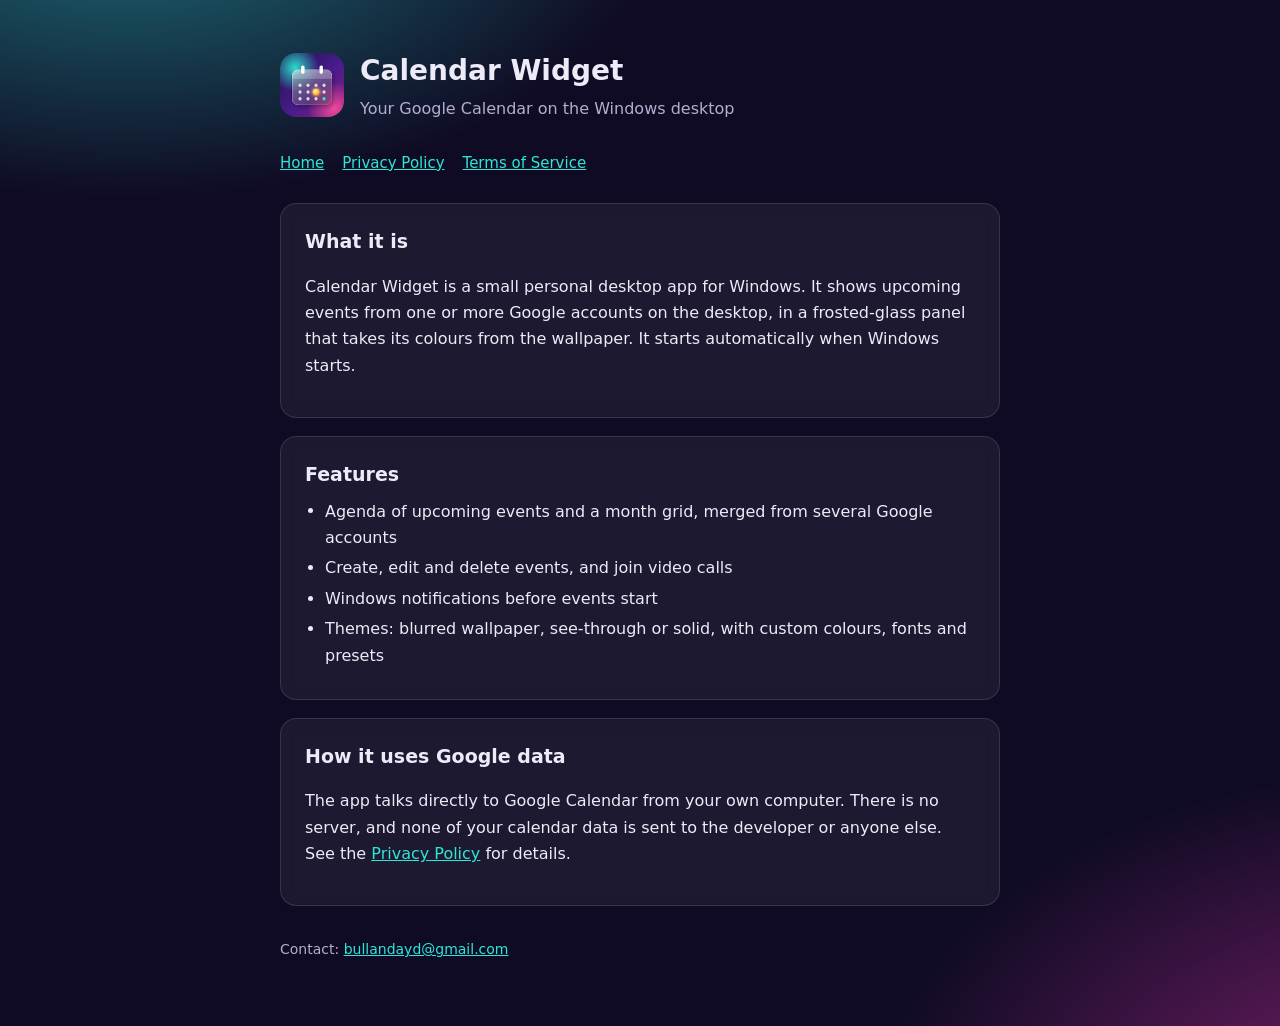
<file: index.html>
<!doctype html>
<html lang="en">
<head>
  <meta charset="utf-8">
  <meta name="viewport" content="width=device-width, initial-scale=1">
  <title>Calendar Widget</title>
  <meta name="description" content="A personal Windows desktop widget that shows your Google Calendar schedule.">
  <link rel="icon" href="logo-120.png">
  <link rel="stylesheet" href="style.css">
</head>
<body>
  <div class="wrap">
    <header>
      <img src="logo-120.png" alt="Calendar Widget logo">
      <div><h1>Calendar Widget</h1><p>Your Google Calendar on the Windows desktop</p></div>
    </header>
    <nav><a href="./">Home</a><a href="privacy.html">Privacy Policy</a><a href="terms.html">Terms of Service</a></nav>

    <div class="card">
      <h2>What it is</h2>
      <p>Calendar Widget is a small personal desktop app for Windows. It shows upcoming events from one or more Google accounts on the desktop, in a frosted-glass panel that takes its colours from the wallpaper. It starts automatically when Windows starts.</p>
    </div>

    <div class="card">
      <h2>Features</h2>
      <ul>
        <li>Agenda of upcoming events and a month grid, merged from several Google accounts</li>
        <li>Create, edit and delete events, and join video calls</li>
        <li>Windows notifications before events start</li>
        <li>Themes: blurred wallpaper, see-through or solid, with custom colours, fonts and presets</li>
      </ul>
    </div>

    <div class="card">
      <h2>How it uses Google data</h2>
      <p>The app talks directly to Google Calendar from your own computer. There is no server, and none of your calendar data is sent to the developer or anyone else. See the <a href="privacy.html">Privacy Policy</a> for details.</p>
    </div>

    <footer>Contact: <a href="mailto:bullandayd@gmail.com">bullandayd@gmail.com</a></footer>
  </div>
</body>
</html>
</file>
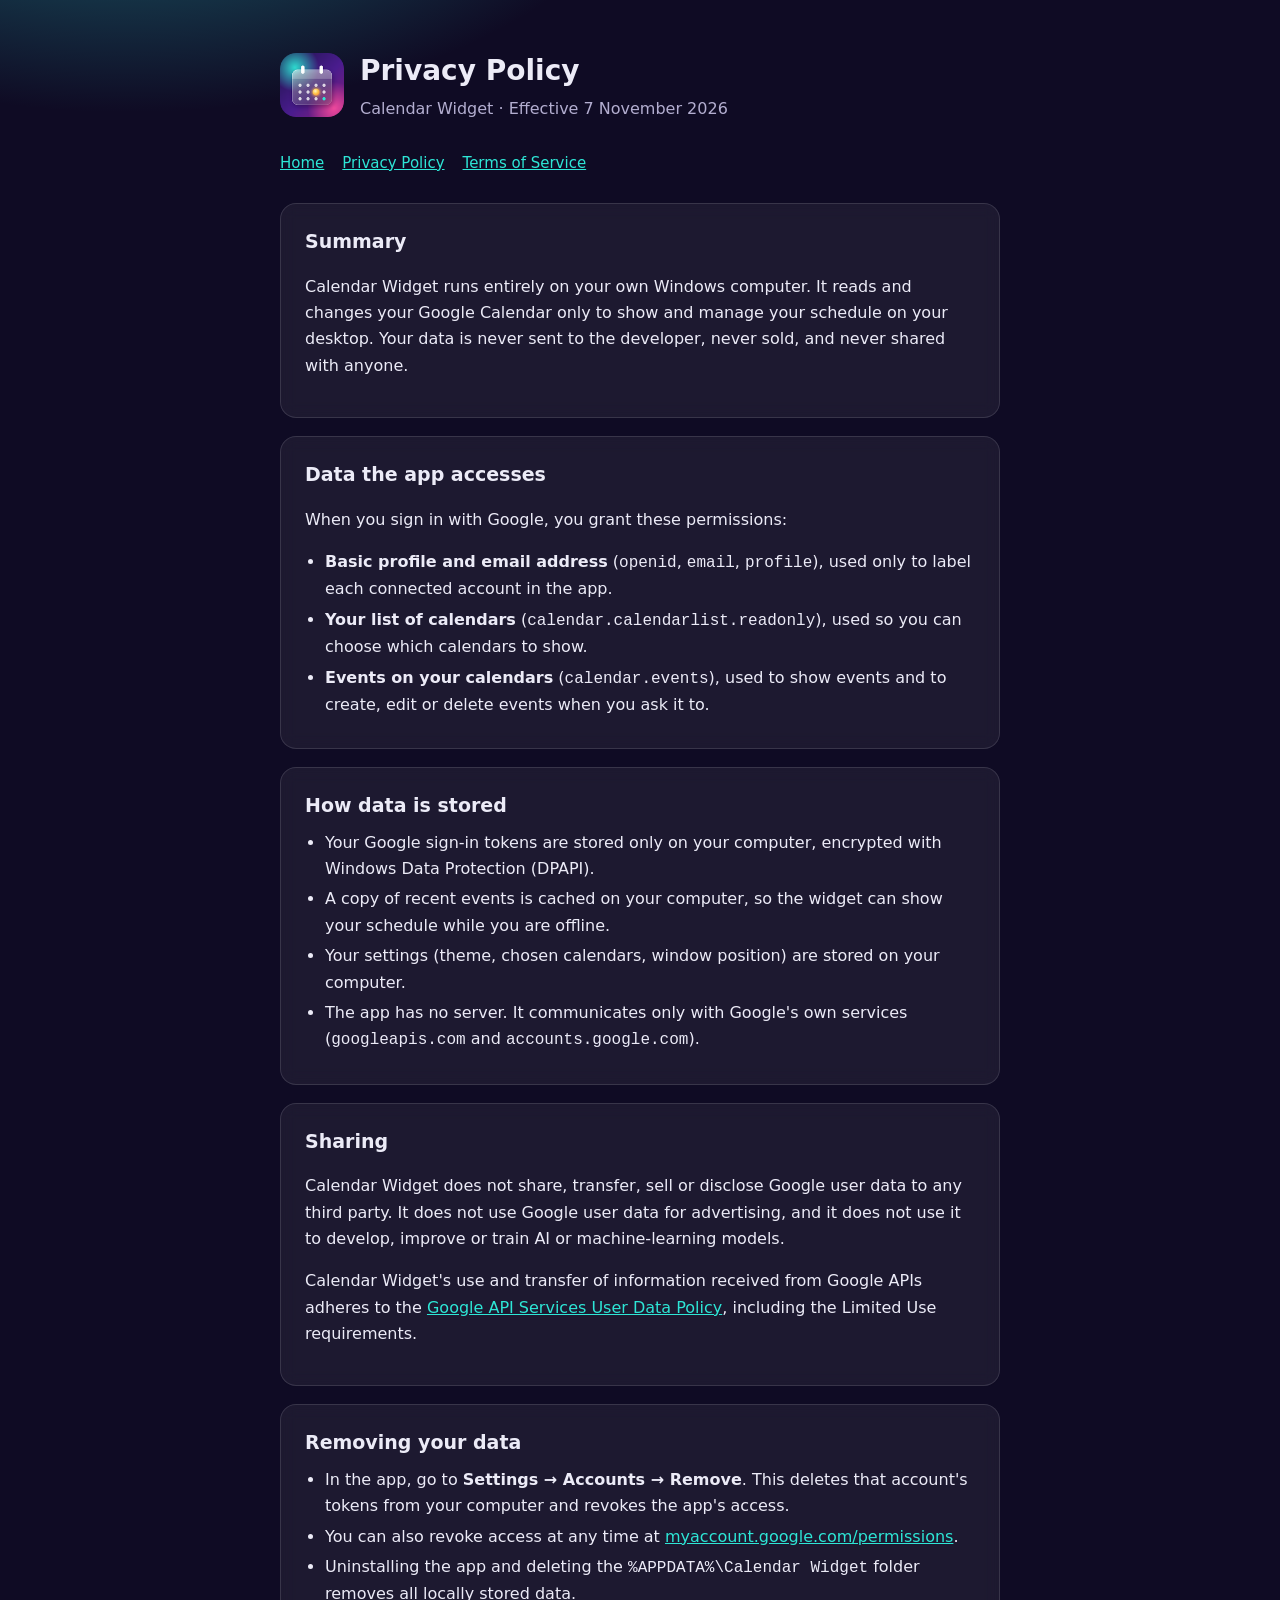
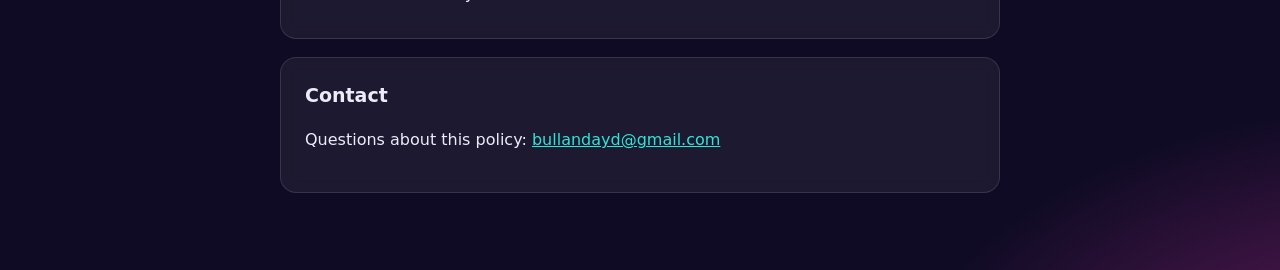
<file: privacy.html>
<!doctype html>
<html lang="en">
<head>
  <meta charset="utf-8">
  <meta name="viewport" content="width=device-width, initial-scale=1">
  <title>Privacy Policy · Calendar Widget</title>
  <link rel="icon" href="logo-120.png">
  <link rel="stylesheet" href="style.css">
</head>
<body>
  <div class="wrap">
    <header>
      <img src="logo-120.png" alt="Calendar Widget logo">
      <div><h1>Privacy Policy</h1><p>Calendar Widget · Effective 7 November 2026</p></div>
    </header>
    <nav><a href="./">Home</a><a href="privacy.html">Privacy Policy</a><a href="terms.html">Terms of Service</a></nav>

    <div class="card">
      <h2>Summary</h2>
      <p>Calendar Widget runs entirely on your own Windows computer. It reads and changes your Google Calendar only to show and manage your schedule on your desktop. Your data is never sent to the developer, never sold, and never shared with anyone.</p>
    </div>

    <div class="card">
      <h2>Data the app accesses</h2>
      <p>When you sign in with Google, you grant these permissions:</p>
      <ul>
        <li><b>Basic profile and email address</b> (<code>openid</code>, <code>email</code>, <code>profile</code>), used only to label each connected account in the app.</li>
        <li><b>Your list of calendars</b> (<code>calendar.calendarlist.readonly</code>), used so you can choose which calendars to show.</li>
        <li><b>Events on your calendars</b> (<code>calendar.events</code>), used to show events and to create, edit or delete events when you ask it to.</li>
      </ul>
    </div>

    <div class="card">
      <h2>How data is stored</h2>
      <ul>
        <li>Your Google sign-in tokens are stored only on your computer, encrypted with Windows Data Protection (DPAPI).</li>
        <li>A copy of recent events is cached on your computer, so the widget can show your schedule while you are offline.</li>
        <li>Your settings (theme, chosen calendars, window position) are stored on your computer.</li>
        <li>The app has no server. It communicates only with Google's own services (<code>googleapis.com</code> and <code>accounts.google.com</code>).</li>
      </ul>
    </div>

    <div class="card">
      <h2>Sharing</h2>
      <p>Calendar Widget does not share, transfer, sell or disclose Google user data to any third party. It does not use Google user data for advertising, and it does not use it to develop, improve or train AI or machine-learning models.</p>
      <p>Calendar Widget's use and transfer of information received from Google APIs adheres to the <a href="https://developers.google.com/terms/api-services-user-data-policy">Google API Services User Data Policy</a>, including the Limited Use requirements.</p>
    </div>

    <div class="card">
      <h2>Removing your data</h2>
      <ul>
        <li>In the app, go to <b>Settings → Accounts → Remove</b>. This deletes that account's tokens from your computer and revokes the app's access.</li>
        <li>You can also revoke access at any time at <a href="https://myaccount.google.com/permissions">myaccount.google.com/permissions</a>.</li>
        <li>Uninstalling the app and deleting the <code>%APPDATA%\Calendar Widget</code> folder removes all locally stored data.</li>
      </ul>
    </div>

    <div class="card">
      <h2>Contact</h2>
      <p>Questions about this policy: <a href="mailto:bullandayd@gmail.com">bullandayd@gmail.com</a></p>
    </div>
  </div>
</body>
</html>
</file>
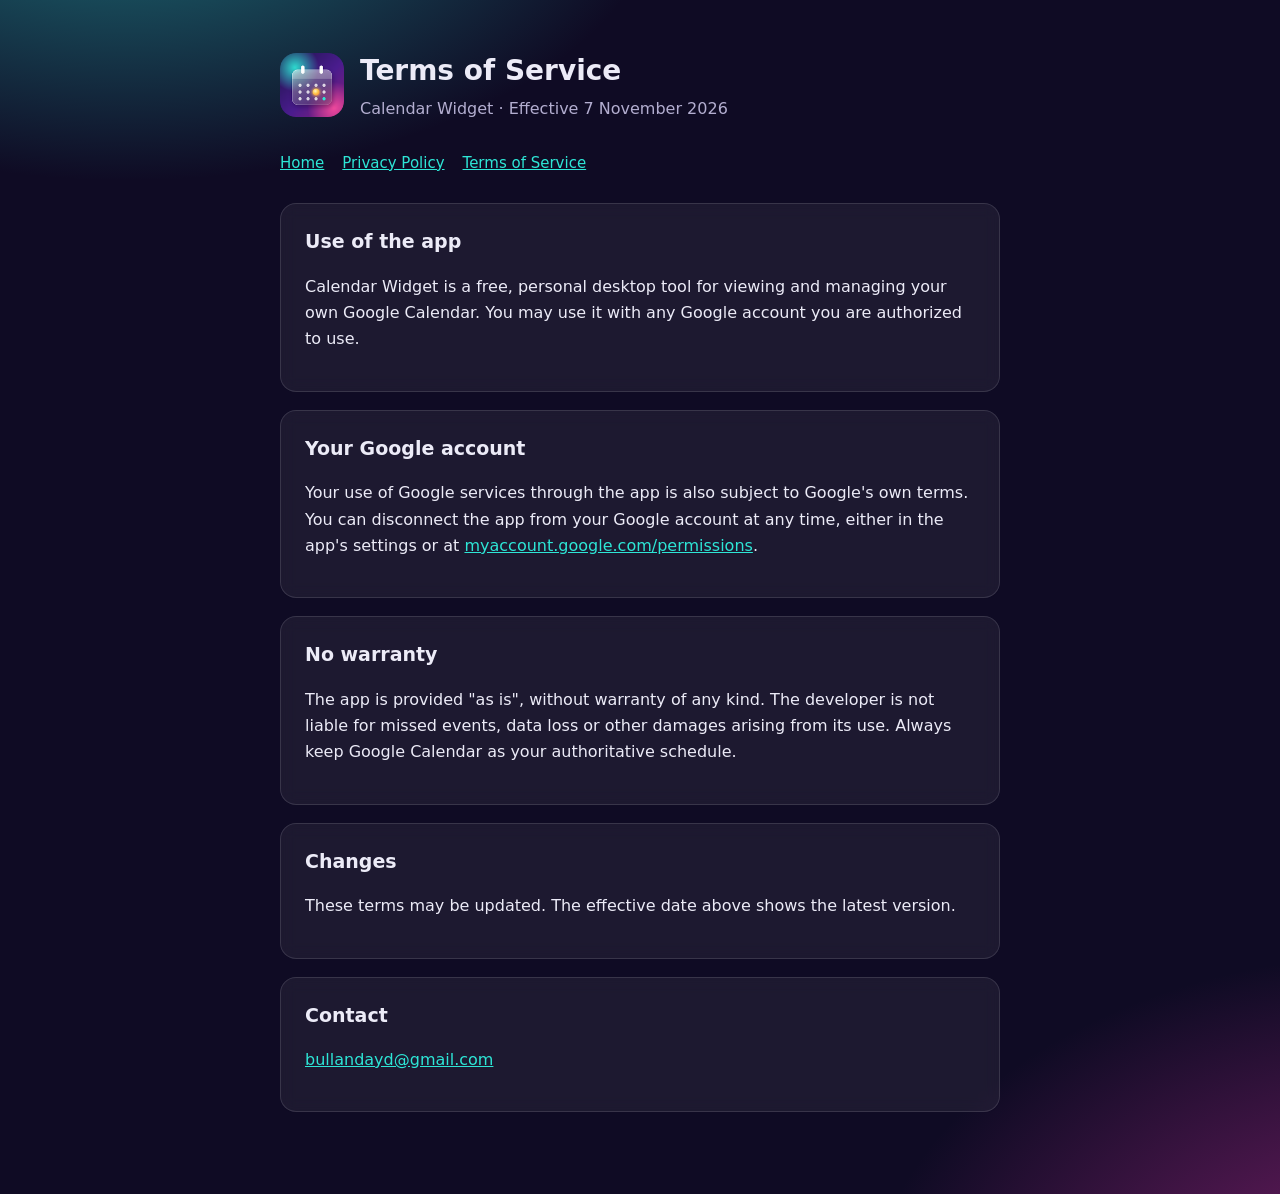
<file: terms.html>
<!doctype html>
<html lang="en">
<head>
  <meta charset="utf-8">
  <meta name="viewport" content="width=device-width, initial-scale=1">
  <title>Terms of Service · Calendar Widget</title>
  <link rel="icon" href="logo-120.png">
  <link rel="stylesheet" href="style.css">
</head>
<body>
  <div class="wrap">
    <header>
      <img src="logo-120.png" alt="Calendar Widget logo">
      <div><h1>Terms of Service</h1><p>Calendar Widget · Effective 7 November 2026</p></div>
    </header>
    <nav><a href="./">Home</a><a href="privacy.html">Privacy Policy</a><a href="terms.html">Terms of Service</a></nav>

    <div class="card">
      <h2>Use of the app</h2>
      <p>Calendar Widget is a free, personal desktop tool for viewing and managing your own Google Calendar. You may use it with any Google account you are authorized to use.</p>
    </div>
    <div class="card">
      <h2>Your Google account</h2>
      <p>Your use of Google services through the app is also subject to Google's own terms. You can disconnect the app from your Google account at any time, either in the app's settings or at <a href="https://myaccount.google.com/permissions">myaccount.google.com/permissions</a>.</p>
    </div>
    <div class="card">
      <h2>No warranty</h2>
      <p>The app is provided "as is", without warranty of any kind. The developer is not liable for missed events, data loss or other damages arising from its use. Always keep Google Calendar as your authoritative schedule.</p>
    </div>
    <div class="card">
      <h2>Changes</h2>
      <p>These terms may be updated. The effective date above shows the latest version.</p>
    </div>
    <div class="card">
      <h2>Contact</h2>
      <p><a href="mailto:bullandayd@gmail.com">bullandayd@gmail.com</a></p>
    </div>
  </div>
</body>
</html>
</file>
<file: style.css>
:root { --bg: #0f0b24; --card: #1a1438; --text: #ecebf7; --muted: #b3aed0; --accent: #ffc94d; --teal: #2ee6d6; }
* { box-sizing: border-box; }
body { margin: 0; background: radial-gradient(900px 500px at 10% -10%, #1d6f78 0, transparent 60%), radial-gradient(900px 600px at 110% 110%, #7a1f6a 0, transparent 60%), var(--bg); color: var(--text); font: 16px/1.65 "Segoe UI", system-ui, -apple-system, sans-serif; min-height: 100vh; }
.wrap { max-width: 760px; margin: 0 auto; padding: 48px 20px 64px; }
header { display: flex; align-items: center; gap: 16px; margin-bottom: 28px; }
header img { width: 64px; height: 64px; border-radius: 16px; }
header h1 { margin: 0; font-size: 28px; }
header p { margin: 2px 0 0; color: var(--muted); }
nav { display: flex; gap: 18px; margin-bottom: 28px; font-size: 15px; }
a { color: var(--teal); }
.card { background: rgba(255,255,255,.06); border: 1px solid rgba(255,255,255,.12); border-radius: 16px; padding: 22px 24px; margin-bottom: 18px; backdrop-filter: blur(8px); }
h2 { font-size: 19px; margin: 0 0 8px; }
ul { padding-left: 20px; margin: 8px 0; }
li { margin: 4px 0; }
.muted { color: var(--muted); font-size: 14px; }
footer { color: var(--muted); font-size: 14px; margin-top: 32px; }
@media (max-width: 520px) { .wrap { padding: 32px 16px 48px; } header h1 { font-size: 23px; } }
</file>
